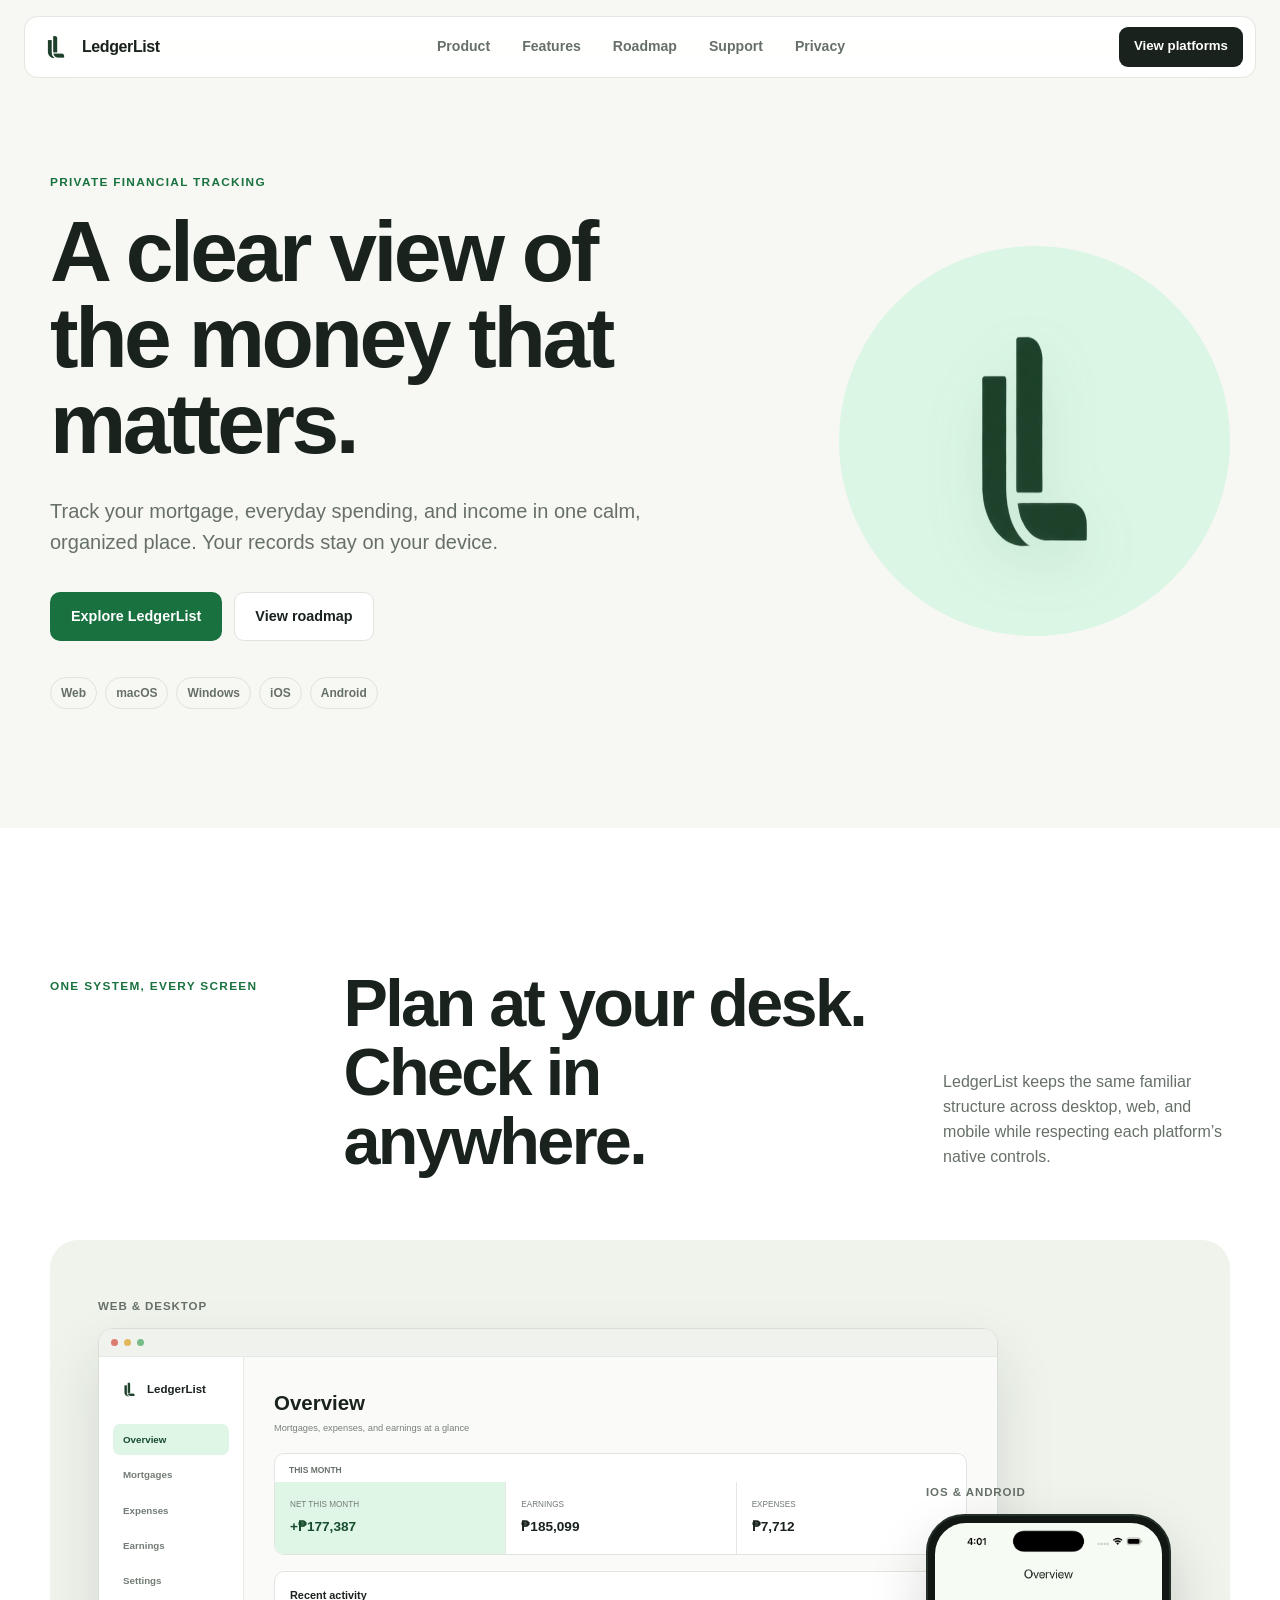
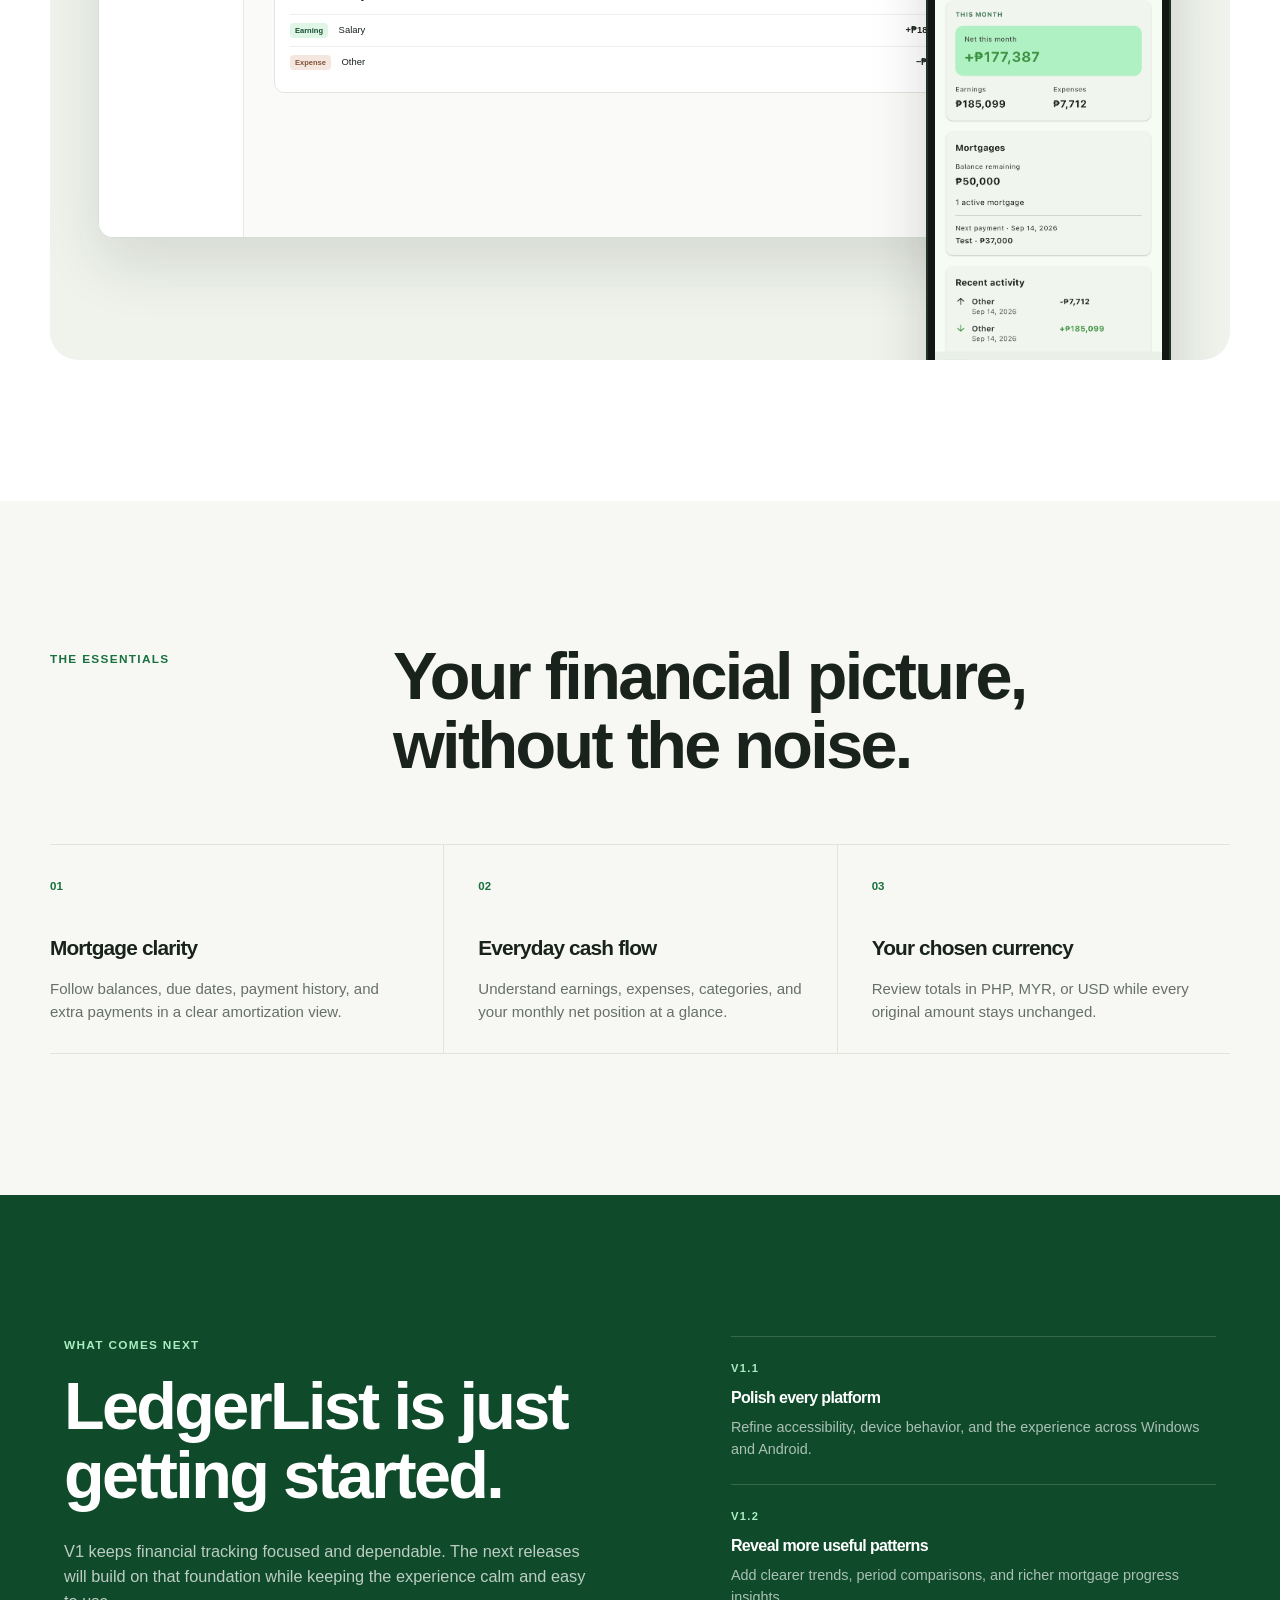
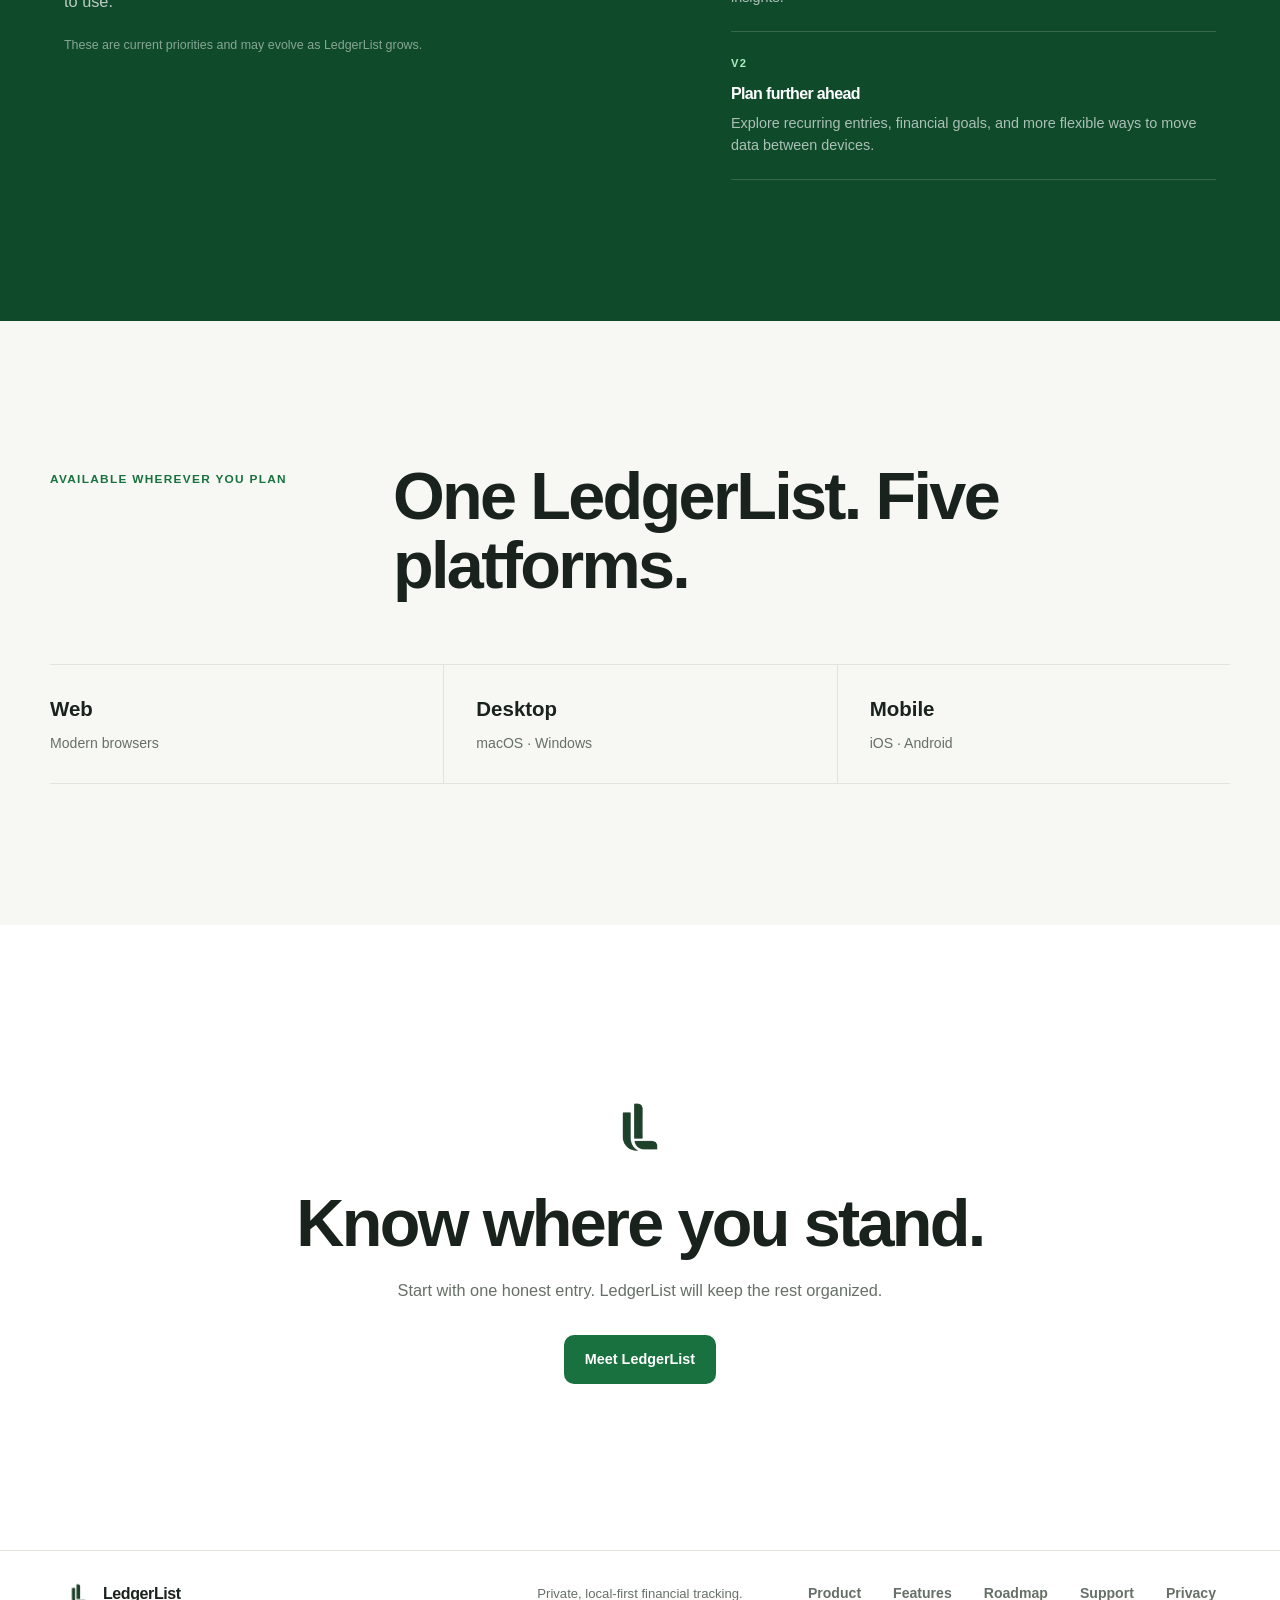
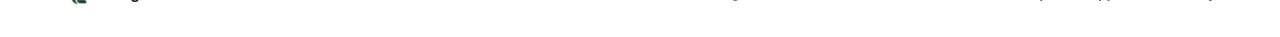
<file: index.html>
<!doctype html>
<html lang="en">
  <head>
    <meta charset="UTF-8" />
    <meta name="viewport" content="width=device-width, initial-scale=1" />
    <meta name="description" content="LedgerList is a private, local-first mortgage and cash-flow tracker for web, desktop, iOS, and Android." />
    <meta name="theme-color" content="#f7f8f3" />
    <meta property="og:title" content="LedgerList — A clear view of your finances" />
    <meta property="og:description" content="Track mortgages, expenses, and earnings across web, desktop, iOS, and Android." />
    <meta property="og:type" content="website" />
    <title>LedgerList — A clear view of your finances</title>
    <link rel="icon" href="./assets/logo-mark.png" />
    <link rel="stylesheet" href="./styles.css" />
    <script src="./script.js" defer></script>
  </head>
  <body>
    <a class="skip-link" href="#main">Skip to content</a>
    <div class="header-sentinel" aria-hidden="true"></div>

    <header class="site-header" data-header>
      <a class="brand" href="#top" aria-label="LedgerList home">
        <img src="./assets/logo-mark.png" alt="" width="34" height="34" />
        <span>LedgerList</span>
      </a>
      <nav aria-label="Main navigation">
        <a href="#product">Product</a>
        <a href="#features">Features</a>
        <a href="#roadmap">Roadmap</a>
        <a href="./support.html">Support</a>
        <a href="./privacy.html">Privacy</a>
      </nav>
      <a class="header-action" href="#platforms">View platforms</a>
    </header>

    <main id="main">
      <section class="hero" id="top" aria-labelledby="hero-title">
        <div class="hero-copy reveal">
          <p class="eyebrow">Private financial tracking</p>
          <h1 id="hero-title">A clear view of the money that matters.</h1>
          <p class="hero-lead">Track your mortgage, everyday spending, and income in one calm, organized place. Your records stay on your device.</p>
          <div class="hero-actions">
            <a class="button button-primary" href="#product">Explore LedgerList</a>
            <a class="button button-secondary" href="#roadmap">View roadmap</a>
          </div>
          <ul class="platform-pills" aria-label="Supported platforms">
            <li>Web</li><li>macOS</li><li>Windows</li><li>iOS</li><li>Android</li>
          </ul>
        </div>
        <div class="hero-mark reveal" aria-hidden="true">
          <img src="./assets/logo-mark.png" alt="" width="320" height="320" />
        </div>
      </section>

      <section class="product-showcase" id="product" aria-labelledby="product-title">
        <div class="section-heading reveal">
          <p class="eyebrow">One system, every screen</p>
          <h2 id="product-title">Plan at your desk.<br />Check in anywhere.</h2>
          <p>LedgerList keeps the same familiar structure across desktop, web, and mobile while respecting each platform’s native controls.</p>
        </div>

        <div class="product-stage reveal">
          <figure class="desktop-device">
            <figcaption>Web &amp; desktop</figcaption>
            <div class="desktop-window">
              <div class="window-bar" aria-hidden="true"><span></span><span></span><span></span></div>
              <div class="desktop-app">
                <aside class="desktop-sidebar" aria-hidden="true">
                  <div class="mini-brand"><img src="./assets/logo-mark.png" alt="" /><strong>LedgerList</strong></div>
                  <div class="mini-nav active">Overview</div><div class="mini-nav">Mortgages</div><div class="mini-nav">Expenses</div><div class="mini-nav">Earnings</div><div class="mini-nav">Settings</div>
                </aside>
                <div class="desktop-content">
                  <div class="preview-heading"><strong>Overview</strong><span>Mortgages, expenses, and earnings at a glance</span></div>
                  <div class="summary-panel">
                    <p>This month</p>
                    <div class="summary-columns">
                      <div class="summary-primary"><span>Net this month</span><strong>+₱177,387</strong></div>
                      <div><span>Earnings</span><strong>₱185,099</strong></div>
                      <div><span>Expenses</span><strong>₱7,712</strong></div>
                    </div>
                  </div>
                  <div class="activity-panel">
                    <strong>Recent activity</strong>
                    <div><span><b>Earning</b> Salary</span><strong>+₱185,099</strong></div>
                    <div><span><b>Expense</b> Other</span><strong>−₱7,712</strong></div>
                  </div>
                </div>
              </div>
            </div>
          </figure>

          <figure class="mobile-device">
            <figcaption>iOS &amp; Android</figcaption>
            <div class="phone-frame">
              <img src="./screenshots/mobile-overview.png" alt="LedgerList mobile overview showing monthly net position, mortgage balance, and recent activity" loading="lazy" />
            </div>
          </figure>
        </div>
      </section>

      <section class="features" id="features" aria-labelledby="features-title">
        <div class="section-heading compact reveal">
          <p class="eyebrow">The essentials</p>
          <h2 id="features-title">Your financial picture, without the noise.</h2>
        </div>
        <div class="feature-list reveal">
          <article><span>01</span><h3>Mortgage clarity</h3><p>Follow balances, due dates, payment history, and extra payments in a clear amortization view.</p></article>
          <article><span>02</span><h3>Everyday cash flow</h3><p>Understand earnings, expenses, categories, and your monthly net position at a glance.</p></article>
          <article><span>03</span><h3>Your chosen currency</h3><p>Review totals in PHP, MYR, or USD while every original amount stays unchanged.</p></article>
        </div>
      </section>

      <section class="roadmap" id="roadmap" aria-labelledby="roadmap-title">
        <div class="roadmap-copy reveal">
          <p class="eyebrow">What comes next</p>
          <h2 id="roadmap-title">LedgerList is just getting started.</h2>
          <p class="roadmap-lead">V1 keeps financial tracking focused and dependable. The next releases will build on that foundation while keeping the experience calm and easy to use.</p>
          <small>These are current priorities and may evolve as LedgerList grows.</small>
        </div>
        <div class="roadmap-steps reveal">
          <article><span>V1.1</span><h3>Polish every platform</h3><p>Refine accessibility, device behavior, and the experience across Windows and Android.</p></article>
          <article><span>V1.2</span><h3>Reveal more useful patterns</h3><p>Add clearer trends, period comparisons, and richer mortgage progress insights.</p></article>
          <article><span>V2</span><h3>Plan further ahead</h3><p>Explore recurring entries, financial goals, and more flexible ways to move data between devices.</p></article>
        </div>
      </section>

      <section class="platforms" id="platforms" aria-labelledby="platforms-title">
        <div class="section-heading compact reveal">
          <p class="eyebrow">Available wherever you plan</p>
          <h2 id="platforms-title">One LedgerList. Five platforms.</h2>
        </div>
        <div class="platform-list reveal">
          <div><strong>Web</strong><span>Modern browsers</span></div>
          <div><strong>Desktop</strong><span>macOS · Windows</span></div>
          <div><strong>Mobile</strong><span>iOS · Android</span></div>
        </div>
      </section>

      <section class="closing" aria-labelledby="closing-title">
        <img src="./assets/logo-mark.png" alt="" width="72" height="72" loading="lazy" />
        <h2 id="closing-title">Know where you stand.</h2>
        <p>Start with one honest entry. LedgerList will keep the rest organized.</p>
        <a class="button button-primary" href="#top">Meet LedgerList</a>
      </section>
    </main>

    <footer>
      <a class="brand" href="#top" aria-label="LedgerList home"><img src="./assets/logo-mark.png" alt="" width="30" height="30" loading="lazy" /><span>LedgerList</span></a>
      <p>Private, local-first financial tracking.</p>
      <nav aria-label="Footer navigation"><a href="#product">Product</a><a href="#features">Features</a><a href="#roadmap">Roadmap</a><a href="./support.html">Support</a><a href="./privacy.html">Privacy</a></nav>
    </footer>
  </body>
</html>
</file>
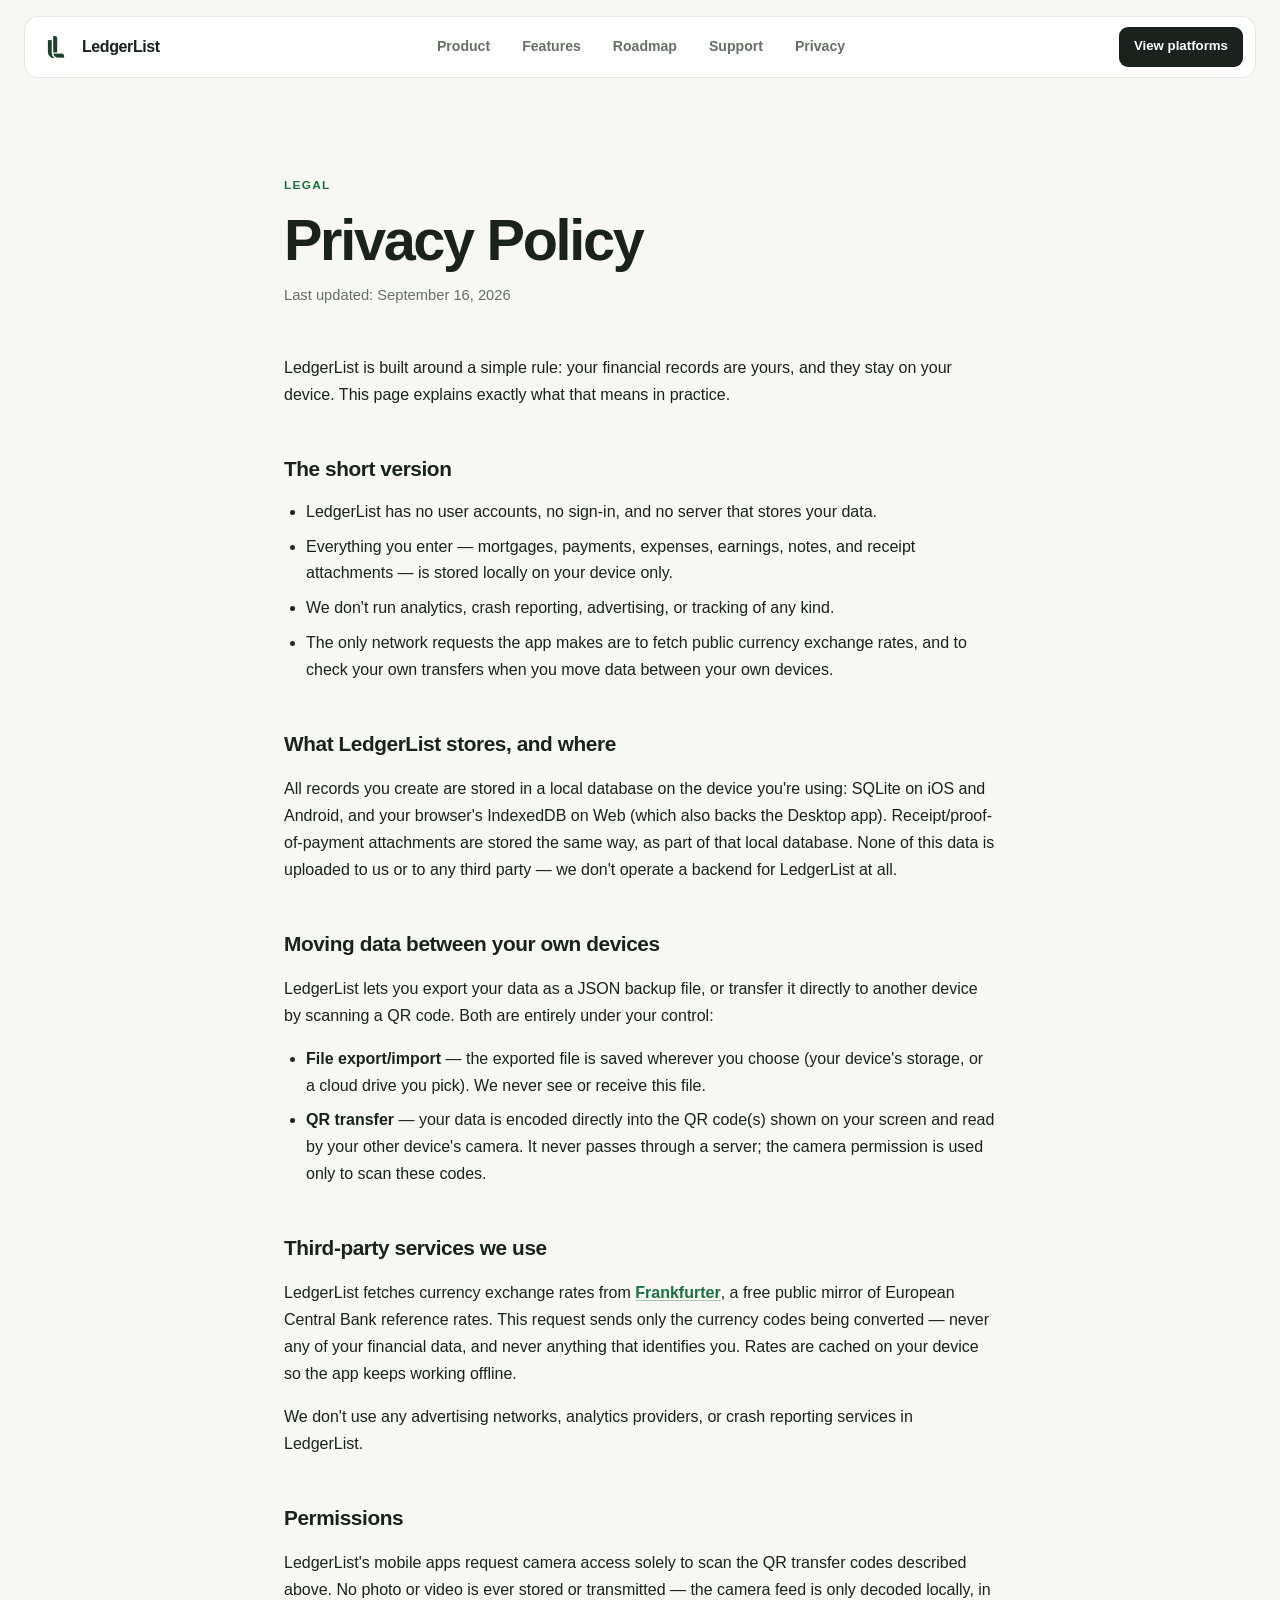
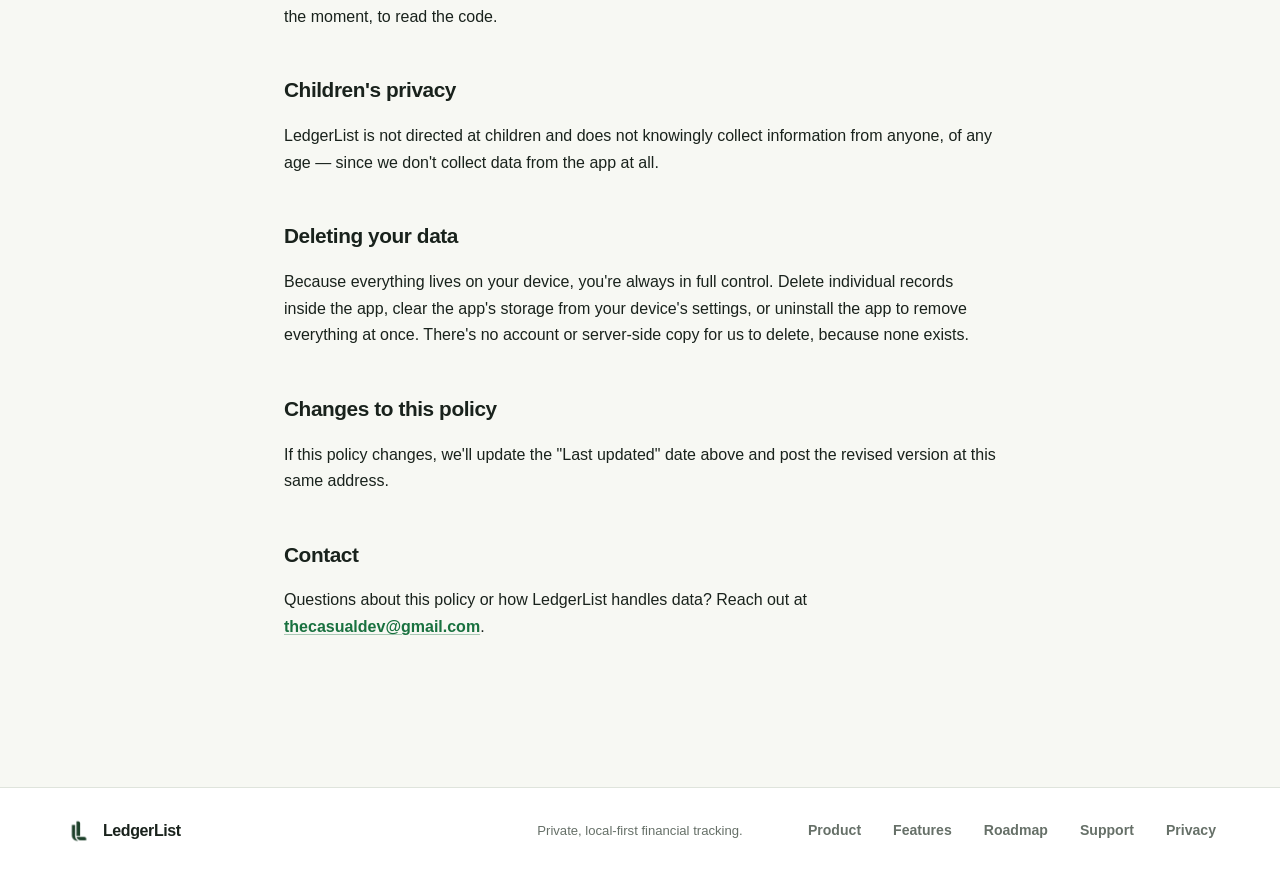
<file: privacy.html>
<!doctype html>
<html lang="en">
  <head>
    <meta charset="UTF-8" />
    <meta name="viewport" content="width=device-width, initial-scale=1" />
    <meta name="description" content="LedgerList's privacy policy: what data the app stores, where it stores it, and what (little) leaves your device." />
    <meta name="theme-color" content="#f7f8f3" />
    <title>Privacy Policy — LedgerList</title>
    <link rel="icon" href="./assets/logo-mark.png" />
    <link rel="stylesheet" href="./styles.css" />
    <link rel="stylesheet" href="./doc.css" />
    <script src="./script.js" defer></script>
  </head>
  <body>
    <a class="skip-link" href="#main">Skip to content</a>
    <div class="header-sentinel" aria-hidden="true"></div>

    <header class="site-header" data-header>
      <a class="brand" href="./index.html" aria-label="LedgerList home">
        <img src="./assets/logo-mark.png" alt="" width="34" height="34" />
        <span>LedgerList</span>
      </a>
      <nav aria-label="Main navigation">
        <a href="./index.html#product">Product</a>
        <a href="./index.html#features">Features</a>
        <a href="./index.html#roadmap">Roadmap</a>
        <a href="./support.html">Support</a>
        <a href="./privacy.html">Privacy</a>
      </nav>
      <a class="header-action" href="./index.html#platforms">View platforms</a>
    </header>

    <main id="main">
      <article class="doc">
        <header class="doc-header reveal">
          <p class="eyebrow">Legal</p>
          <h1>Privacy Policy</h1>
          <p class="doc-updated">Last updated: September 16, 2026</p>
        </header>

        <div class="doc-body reveal">
          <p class="doc-lead">
            LedgerList is built around a simple rule: your financial records are
            yours, and they stay on your device. This page explains exactly what
            that means in practice.
          </p>

          <h2>The short version</h2>
          <ul>
            <li>LedgerList has no user accounts, no sign-in, and no server that stores your data.</li>
            <li>Everything you enter — mortgages, payments, expenses, earnings, notes, and receipt attachments — is stored locally on your device only.</li>
            <li>We don't run analytics, crash reporting, advertising, or tracking of any kind.</li>
            <li>The only network requests the app makes are to fetch public currency exchange rates, and to check your own transfers when you move data between your own devices.</li>
          </ul>

          <h2>What LedgerList stores, and where</h2>
          <p>
            All records you create are stored in a local database on the device you're
            using: SQLite on iOS and Android, and your browser's IndexedDB on Web
            (which also backs the Desktop app). Receipt/proof-of-payment attachments
            are stored the same way, as part of that local database. None of this
            data is uploaded to us or to any third party — we don't operate a backend
            for LedgerList at all.
          </p>

          <h2>Moving data between your own devices</h2>
          <p>
            LedgerList lets you export your data as a JSON backup file, or transfer it
            directly to another device by scanning a QR code. Both are entirely
            under your control:
          </p>
          <ul>
            <li><strong>File export/import</strong> — the exported file is saved wherever you choose (your device's storage, or a cloud drive you pick). We never see or receive this file.</li>
            <li><strong>QR transfer</strong> — your data is encoded directly into the QR code(s) shown on your screen and read by your other device's camera. It never passes through a server; the camera permission is used only to scan these codes.</li>
          </ul>

          <h2>Third-party services we use</h2>
          <p>
            LedgerList fetches currency exchange rates from
            <a href="https://frankfurter.dev" target="_blank" rel="noopener noreferrer">Frankfurter</a>,
            a free public mirror of European Central Bank reference rates. This
            request sends only the currency codes being converted — never any of
            your financial data, and never anything that identifies you. Rates are
            cached on your device so the app keeps working offline.
          </p>
          <p>
            We don't use any advertising networks, analytics providers, or crash
            reporting services in LedgerList.
          </p>

          <h2>Permissions</h2>
          <p>
            LedgerList's mobile apps request camera access solely to scan the QR
            transfer codes described above. No photo or video is ever stored or
            transmitted — the camera feed is only decoded locally, in the moment,
            to read the code.
          </p>

          <h2>Children's privacy</h2>
          <p>
            LedgerList is not directed at children and does not knowingly collect
            information from anyone, of any age — since we don't collect data from
            the app at all.
          </p>

          <h2>Deleting your data</h2>
          <p>
            Because everything lives on your device, you're always in full control.
            Delete individual records inside the app, clear the app's storage from
            your device's settings, or uninstall the app to remove everything at
            once. There's no account or server-side copy for us to delete, because
            none exists.
          </p>

          <h2>Changes to this policy</h2>
          <p>
            If this policy changes, we'll update the "Last updated" date above and
            post the revised version at this same address.
          </p>

          <h2>Contact</h2>
          <p>
            Questions about this policy or how LedgerList handles data? Reach out at
            <a href="mailto:thecasualdev@gmail.com">thecasualdev@gmail.com</a>.
          </p>
        </div>
      </article>
    </main>

    <footer>
      <a class="brand" href="./index.html" aria-label="LedgerList home"><img src="./assets/logo-mark.png" alt="" width="30" height="30" loading="lazy" /><span>LedgerList</span></a>
      <p>Private, local-first financial tracking.</p>
      <nav aria-label="Footer navigation"><a href="./index.html#product">Product</a><a href="./index.html#features">Features</a><a href="./index.html#roadmap">Roadmap</a><a href="./support.html">Support</a><a href="./privacy.html">Privacy</a></nav>
    </footer>
  </body>
</html>
</file>
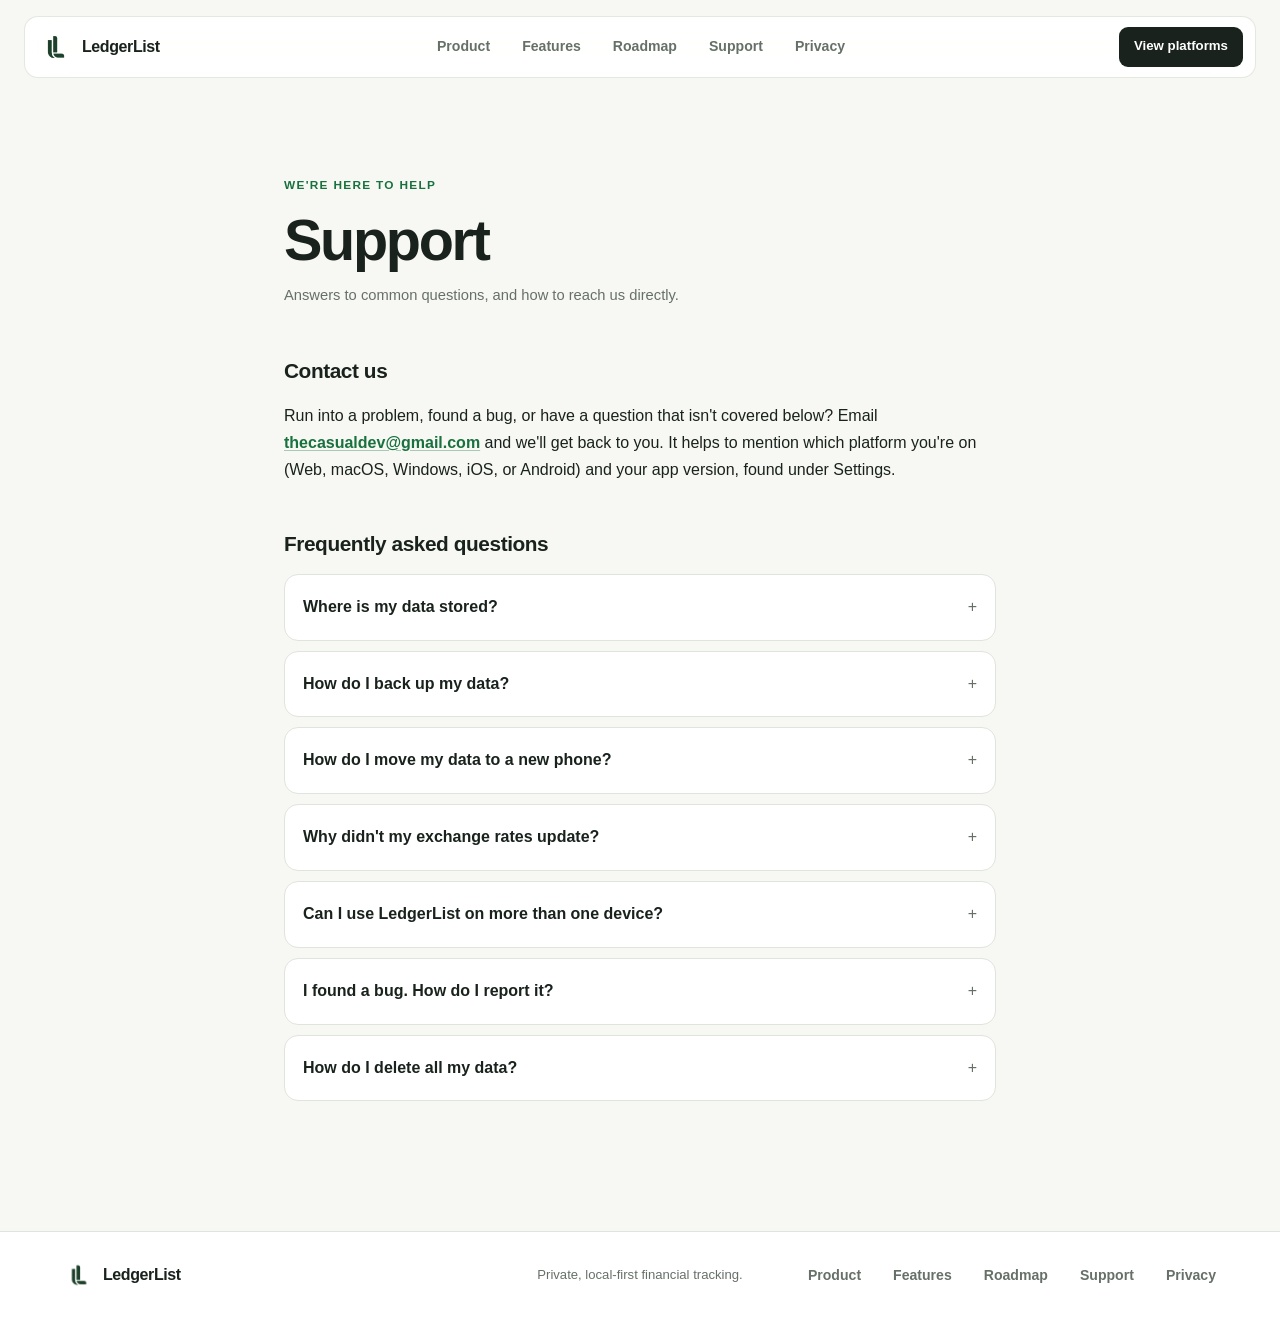
<file: support.html>
<!doctype html>
<html lang="en">
  <head>
    <meta charset="UTF-8" />
    <meta name="viewport" content="width=device-width, initial-scale=1" />
    <meta name="description" content="Get help with LedgerList: common questions about backups, QR transfer, currencies, and how to reach us." />
    <meta name="theme-color" content="#f7f8f3" />
    <title>Support — LedgerList</title>
    <link rel="icon" href="./assets/logo-mark.png" />
    <link rel="stylesheet" href="./styles.css" />
    <link rel="stylesheet" href="./doc.css" />
    <script src="./script.js" defer></script>
  </head>
  <body>
    <a class="skip-link" href="#main">Skip to content</a>
    <div class="header-sentinel" aria-hidden="true"></div>

    <header class="site-header" data-header>
      <a class="brand" href="./index.html" aria-label="LedgerList home">
        <img src="./assets/logo-mark.png" alt="" width="34" height="34" />
        <span>LedgerList</span>
      </a>
      <nav aria-label="Main navigation">
        <a href="./index.html#product">Product</a>
        <a href="./index.html#features">Features</a>
        <a href="./index.html#roadmap">Roadmap</a>
        <a href="./support.html">Support</a>
        <a href="./privacy.html">Privacy</a>
      </nav>
      <a class="header-action" href="./index.html#platforms">View platforms</a>
    </header>

    <main id="main">
      <article class="doc">
        <header class="doc-header reveal">
          <p class="eyebrow">We're here to help</p>
          <h1>Support</h1>
          <p class="doc-updated">Answers to common questions, and how to reach us directly.</p>
        </header>

        <div class="doc-body reveal">
          <h2>Contact us</h2>
          <p>
            Run into a problem, found a bug, or have a question that isn't covered
            below? Email <a href="mailto:thecasualdev@gmail.com">thecasualdev@gmail.com</a>
            and we'll get back to you. It helps to mention which platform you're on
            (Web, macOS, Windows, iOS, or Android) and your app version, found under
            Settings.
          </p>

          <h2>Frequently asked questions</h2>

          <div class="faq-list">
            <details>
              <summary>Where is my data stored?</summary>
              <p>
                Entirely on your own device — LedgerList has no account system and
                no server. See the <a href="./privacy.html">Privacy Policy</a> for
                the full details.
              </p>
            </details>

            <details>
              <summary>How do I back up my data?</summary>
              <p>
                Open Settings and use Export to save a JSON backup file, which you
                can store wherever you like (a cloud drive, an external drive, etc.).
                Use Import on the same or a different device to restore it — imports
                merge by record, so re-importing an old backup won't create
                duplicates or lose newer entries.
              </p>
              <p>
                On Windows, Save backup puts the file straight into your Downloads
                folder. Move it somewhere safe, such as an external drive or a cloud
                folder you choose. Uninstalling LedgerList removes all of its records,
                so save a backup first if you want to keep them.
              </p>
            </details>

            <details>
              <summary>How do I move my data to a new phone?</summary>
              <p>
                Two options: export a backup file on your old device and import it
                on the new one, or use the QR transfer feature in Settings to scan
                your data directly from one device's screen to the other's camera —
                no file, no cloud, no account needed.
              </p>
            </details>

            <details>
              <summary>Why didn't my exchange rates update?</summary>
              <p>
                LedgerList fetches rates from a public exchange-rate service and
                caches them locally so the app keeps working offline. If you're
                offline or the service is temporarily unreachable, the app shows the
                last rates it successfully fetched along with how old they are.
              </p>
            </details>

            <details>
              <summary>Can I use LedgerList on more than one device?</summary>
              <p>
                Yes — install it anywhere (Web, macOS, Windows, iOS, Android) and use
                Export/Import or QR transfer to keep devices in sync manually.
                LedgerList doesn't sync automatically in the background, since it
                doesn't have a server to sync through.
              </p>
            </details>

            <details>
              <summary>I found a bug. How do I report it?</summary>
              <p>
                Email <a href="mailto:thecasualdev@gmail.com">thecasualdev@gmail.com</a>
                with what you were doing, what you expected, and what happened
                instead. A screenshot and your platform/app version help a lot.
              </p>
            </details>

            <details>
              <summary>How do I delete all my data?</summary>
              <p>
                Delete records individually inside the app, clear the app's storage
                from your device's system settings, or uninstall the app — any of
                these removes your local data completely, since nothing is kept
                anywhere else.
              </p>
            </details>
          </div>
        </div>
      </article>
    </main>

    <footer>
      <a class="brand" href="./index.html" aria-label="LedgerList home"><img src="./assets/logo-mark.png" alt="" width="30" height="30" loading="lazy" /><span>LedgerList</span></a>
      <p>Private, local-first financial tracking.</p>
      <nav aria-label="Footer navigation"><a href="./index.html#product">Product</a><a href="./index.html#features">Features</a><a href="./index.html#roadmap">Roadmap</a><a href="./support.html">Support</a><a href="./privacy.html">Privacy</a></nav>
    </footer>
  </body>
</html>
</file>
<file: styles.css>
:root {
  color-scheme: light;
  --canvas: #f7f8f3;
  --surface: #ffffff;
  --surface-soft: #eff3ec;
  --ink: #19221c;
  --muted: #667068;
  --line: #dfe4dc;
  --green: #19713f;
  --green-dark: #0f4b2a;
  --mint: #a9edc1;
  --mint-soft: #dcf6e5;
  --radius: 20px;
  --font: Inter, "SF Pro Text", "Segoe UI", Roboto, "Helvetica Neue", Arial, sans-serif;
}

* { box-sizing: border-box; }

html { scroll-behavior: smooth; }

body {
  margin: 0;
  overflow-x: hidden;
  background: var(--canvas);
  color: var(--ink);
  font-family: var(--font);
  line-height: 1.55;
}

img { display: block; max-width: 100%; }
a { color: inherit; text-decoration: none; }
section { scroll-margin-top: 92px; }

:focus-visible {
  outline: 3px solid #2f8c58;
  outline-offset: 4px;
}

.skip-link {
  position: fixed;
  top: 12px;
  left: 12px;
  z-index: 100;
  padding: 10px 14px;
  border-radius: 8px;
  background: var(--ink);
  color: white;
  transform: translateY(-160%);
}

.skip-link:focus { transform: translateY(0); }

.header-sentinel {
  position: absolute;
  top: 12px;
  width: 1px;
  height: 1px;
  pointer-events: none;
}

.site-header {
  position: fixed;
  inset: 16px 24px auto;
  z-index: 20;
  display: grid;
  grid-template-columns: 1fr auto 1fr;
  align-items: center;
  width: min(calc(100% - 48px), 1240px);
  margin: 0 auto;
  padding: 10px 12px 10px 14px;
  border: 1px solid rgb(223 228 220 / 0.85);
  border-radius: 14px;
  background: rgb(255 255 255 / 0.88);
  backdrop-filter: blur(18px);
  transition: box-shadow 180ms ease, background 180ms ease;
}

.site-header.is-scrolled {
  background: rgb(255 255 255 / 0.97);
  box-shadow: 0 10px 30px rgb(25 34 28 / 0.08);
}

.brand {
  display: inline-flex;
  align-items: center;
  gap: 9px;
  width: max-content;
  font-size: 1rem;
  font-weight: 760;
  letter-spacing: -0.025em;
}

.brand img { border-radius: 9px; }

.site-header nav,
footer nav {
  display: flex;
  align-items: center;
  gap: 32px;
  color: var(--muted);
  font-size: 0.88rem;
  font-weight: 600;
}

.site-header nav a:hover,
footer nav a:hover { color: var(--green); }

.header-action {
  justify-self: end;
  min-height: 40px;
  padding: 9px 15px;
  border-radius: 9px;
  background: var(--ink);
  color: white;
  font-size: 0.83rem;
  font-weight: 700;
}

main { overflow: hidden; }

.hero {
  display: grid;
  grid-template-columns: minmax(0, 1fr) minmax(280px, 0.58fr);
  align-items: center;
  gap: clamp(50px, 9vw, 130px);
  width: min(calc(100% - 48px), 1180px);
  min-height: 92dvh;
  margin: 0 auto;
  padding: 142px 0 88px;
}

.hero-copy { max-width: 760px; }

.eyebrow {
  margin: 0 0 18px;
  color: var(--green);
  font-size: 0.74rem;
  font-weight: 800;
  letter-spacing: 0.11em;
  text-transform: uppercase;
}

h1, h2, h3 { margin: 0; letter-spacing: -0.04em; }

h1 {
  max-width: 760px;
  font-size: clamp(3.6rem, 6.7vw, 6.7rem);
  font-weight: 690;
  line-height: 1;
}

.hero-lead {
  max-width: 620px;
  margin: 30px 0 0;
  color: var(--muted);
  font-size: clamp(1.05rem, 1.6vw, 1.25rem);
}

.hero-actions {
  display: flex;
  flex-wrap: wrap;
  gap: 12px;
  margin-top: 34px;
}

.button {
  display: inline-flex;
  align-items: center;
  justify-content: center;
  min-height: 48px;
  padding: 12px 20px;
  border: 1px solid transparent;
  border-radius: 10px;
  font-size: 0.9rem;
  font-weight: 720;
  transition: background 150ms ease, border-color 150ms ease, transform 150ms ease;
}

.button:hover { transform: translateY(-1px); }
.button-primary { background: var(--green); color: white; }
.button-primary:hover { background: var(--green-dark); }
.button-secondary { border-color: var(--line); background: var(--surface); }
.button-secondary:hover { border-color: #bbc6bd; }

.platform-pills {
  display: flex;
  flex-wrap: wrap;
  gap: 8px;
  margin: 36px 0 0;
  padding: 0;
  list-style: none;
}

.platform-pills li {
  padding: 6px 10px;
  border: 1px solid var(--line);
  border-radius: 999px;
  color: var(--muted);
  font-size: 0.75rem;
  font-weight: 650;
}

.hero-mark {
  display: grid;
  place-items: center;
  aspect-ratio: 1;
  border-radius: 50%;
  background: var(--mint-soft);
}

.hero-mark img { width: 56%; filter: drop-shadow(0 20px 28px rgb(25 113 63 / 0.12)); }

.product-showcase,
.features,
.platforms {
  padding: clamp(90px, 11vw, 150px) 24px;
}

.product-showcase { background: var(--surface); }

.section-heading {
  display: grid;
  grid-template-columns: 0.6fr 1.4fr 0.75fr;
  gap: clamp(28px, 5vw, 72px);
  align-items: end;
  max-width: 1180px;
  margin: 0 auto 64px;
}

.section-heading .eyebrow { align-self: start; margin-top: 8px; }

.section-heading h2,
.roadmap h2,
.closing h2 {
  font-size: clamp(2.8rem, 5.2vw, 5.4rem);
  font-weight: 680;
  line-height: 1.04;
}

.section-heading > p:last-child {
  margin: 0 0 7px;
  color: var(--muted);
}

.section-heading.compact {
  grid-template-columns: 0.5fr 1.5fr;
  align-items: start;
}

.product-stage {
  position: relative;
  min-height: 720px;
  max-width: 1180px;
  margin: 0 auto;
  padding: 58px 48px;
  overflow: hidden;
  border-radius: 28px;
  background: var(--surface-soft);
}

figure { margin: 0; }

figcaption {
  margin-bottom: 12px;
  color: var(--muted);
  font-size: 0.72rem;
  font-weight: 750;
  letter-spacing: 0.08em;
  text-transform: uppercase;
}

.desktop-device { width: min(88%, 900px); }

.desktop-window {
  overflow: hidden;
  border: 1px solid #d8ded7;
  border-radius: 15px;
  background: #fafbf8;
  box-shadow: 0 26px 60px rgb(25 34 28 / 0.12);
}

.window-bar {
  display: flex;
  gap: 6px;
  align-items: center;
  height: 28px;
  padding: 0 12px;
  border-bottom: 1px solid #e5e8e3;
  background: #f0f2ee;
}

.window-bar span { width: 7px; height: 7px; border-radius: 50%; background: #c4cac3; }
.window-bar span:first-child { background: #dc7b70; }
.window-bar span:nth-child(2) { background: #e3b85d; }
.window-bar span:last-child { background: #78bc87; }

.desktop-app { display: grid; grid-template-columns: 145px 1fr; min-height: 480px; }

.desktop-sidebar {
  padding: 22px 14px;
  border-right: 1px solid #e6e9e4;
  background: white;
}

.mini-brand { display: flex; align-items: center; gap: 7px; margin: 0 6px 24px; font-size: 0.72rem; }
.mini-brand img { width: 21px; height: 21px; border-radius: 5px; }
.mini-nav { margin: 4px 0; padding: 8px 10px; border-radius: 7px; color: #737c75; font-size: 0.61rem; font-weight: 650; }
.mini-nav.active { background: #dff6e7; color: #164b2c; }

.desktop-content { padding: 30px; }
.preview-heading { display: grid; gap: 2px; margin-bottom: 18px; }
.preview-heading strong { font-size: 1.28rem; }
.preview-heading span { color: #777f79; font-size: 0.58rem; }
.summary-panel, .activity-panel { overflow: hidden; border: 1px solid #e1e5df; border-radius: 10px; background: white; }
.summary-panel > p { margin: 0; padding: 10px 14px 4px; color: #68726b; font-size: 0.53rem; font-weight: 800; text-transform: uppercase; }
.summary-columns { display: grid; grid-template-columns: repeat(3, 1fr); }
.summary-columns > div { display: grid; gap: 5px; padding: 17px 15px; border-left: 1px solid #e5e8e4; }
.summary-columns > div:first-child { border-left: 0; }
.summary-columns span { color: #727b75; font-size: 0.51rem; text-transform: uppercase; }
.summary-columns strong { font-size: 0.85rem; }
.summary-primary { background: #dff6e7; }
.summary-primary strong { color: #164b2c; }
.activity-panel { margin-top: 16px; padding: 15px; }
.activity-panel > strong { display: block; margin-bottom: 10px; font-size: 0.68rem; }
.activity-panel > div { display: flex; justify-content: space-between; padding: 8px 0; border-top: 1px solid #edf0ec; font-size: 0.59rem; }
.activity-panel b { margin-right: 8px; padding: 3px 5px; border-radius: 4px; background: #dff6e7; color: #164b2c; font-size: 0.47rem; }
.activity-panel div:last-child b { background: #f4e7df; color: #845139; }

.mobile-device {
  position: absolute;
  right: 5%;
  bottom: -65px;
  width: 245px;
}

.phone-frame {
  padding: 7px;
  border: 2px solid #26302a;
  border-radius: 38px;
  background: #111814;
  box-shadow: 0 26px 55px rgb(25 34 28 / 0.18);
}

.phone-frame img { width: 100%; border-radius: 31px; }

.feature-list {
  display: grid;
  grid-template-columns: repeat(3, 1fr);
  max-width: 1180px;
  margin: 0 auto;
  border-top: 1px solid var(--line);
}

.feature-list article { padding: 28px 34px 30px 0; border-bottom: 1px solid var(--line); }
.feature-list article + article { padding-left: 34px; border-left: 1px solid var(--line); }
.feature-list span { color: var(--green); font-size: 0.72rem; font-weight: 800; }
.feature-list h3 { margin-top: 34px; font-size: 1.3rem; }
.feature-list p { margin: 12px 0 0; color: var(--muted); font-size: 0.94rem; }

.roadmap {
  display: grid;
  grid-template-columns: 1fr 0.9fr;
  gap: clamp(60px, 10vw, 150px);
  padding: clamp(90px, 11vw, 150px) max(5vw, 24px);
  background: var(--green-dark);
  color: white;
}

.roadmap .eyebrow { color: var(--mint); }
.roadmap-copy { max-width: 690px; }
.roadmap-copy .roadmap-lead { max-width: 600px; margin: 28px 0 0; color: rgb(255 255 255 / 0.72); font-size: 1.02rem; }
.roadmap-copy small { display: block; max-width: 600px; margin-top: 22px; color: rgb(255 255 255 / 0.5); font-size: 0.78rem; }
.roadmap-steps { align-self: center; }
.roadmap-steps article { padding: 23px 0; border-top: 1px solid rgb(255 255 255 / 0.16); }
.roadmap-steps article:last-child { border-bottom: 1px solid rgb(255 255 255 / 0.16); }
.roadmap-steps span { display: block; margin-bottom: 9px; color: var(--mint); font-size: 0.7rem; font-weight: 800; letter-spacing: 0.12em; }
.roadmap-steps h3 { font-size: 1rem; }
.roadmap-steps p { margin: 5px 0 0; color: rgb(255 255 255 / 0.65); font-size: 0.9rem; }

.platform-list {
  display: grid;
  grid-template-columns: repeat(3, 1fr);
  max-width: 1180px;
  margin: 0 auto;
  border-top: 1px solid var(--line);
}

.platform-list > div { display: grid; gap: 8px; padding: 28px 0; border-bottom: 1px solid var(--line); }
.platform-list > div + div { padding-left: 32px; border-left: 1px solid var(--line); }
.platform-list strong { font-size: 1.28rem; }
.platform-list span { color: var(--muted); font-size: 0.88rem; }

.closing {
  display: grid;
  justify-items: center;
  padding: clamp(100px, 13vw, 180px) 24px;
  background: var(--surface);
  text-align: center;
}

.closing img { margin-bottom: 26px; border-radius: 18px; }
.closing p { margin: 20px 0 0; color: var(--muted); font-size: 1.02rem; }
.closing .button { margin-top: 32px; }

footer {
  display: grid;
  grid-template-columns: 1fr auto 1fr;
  align-items: center;
  gap: 24px;
  padding: 28px max(5vw, 24px);
  border-top: 1px solid var(--line);
  background: var(--surface);
}

footer p { margin: 0; color: var(--muted); font-size: 0.82rem; text-align: center; }
footer nav { justify-self: end; }

.reveal {
  opacity: 0;
  transform: translateY(16px);
  transition: opacity 550ms ease, transform 550ms ease;
}

.reveal.is-visible { opacity: 1; transform: translateY(0); }

@media (max-width: 960px) {
  .hero { grid-template-columns: 1fr 240px; gap: 38px; }
  .section-heading { grid-template-columns: 1fr 2fr; }
  .section-heading > p:last-child { grid-column: 2; }
  .product-stage { min-height: 650px; padding: 42px 30px; }
  .desktop-device { width: 92%; }
  .desktop-app { grid-template-columns: 115px 1fr; }
  .desktop-content { padding: 23px; }
  .mobile-device { right: 3%; width: 210px; }
}

@media (max-width: 700px) {
  .site-header { inset: 10px 12px auto; grid-template-columns: 1fr auto; width: calc(100% - 24px); }
  .site-header nav { display: none; }
  .header-action { min-height: 38px; padding-inline: 12px; }
  .hero { grid-template-columns: 1fr; gap: 44px; width: calc(100% - 40px); min-height: auto; padding: 126px 0 76px; }
  h1 { font-size: clamp(3.1rem, 14vw, 4.4rem); }
  .hero-mark { width: min(78vw, 300px); margin: 0 auto; }
  .section-heading, .section-heading.compact { grid-template-columns: 1fr; gap: 18px; margin-bottom: 42px; }
  .section-heading > p:last-child { grid-column: auto; }
  .section-heading h2, .roadmap h2, .closing h2 { font-size: clamp(2.6rem, 12vw, 4rem); }
  .product-showcase, .features, .platforms { padding-inline: 20px; }
  .product-stage { display: grid; gap: 50px; min-height: auto; padding: 28px 18px 0; border-radius: 20px; }
  .desktop-device { width: 100%; }
  .desktop-window { border-radius: 11px; }
  .desktop-app { grid-template-columns: 1fr; min-height: 315px; }
  .desktop-sidebar { display: none; }
  .desktop-content { padding: 18px; }
  .summary-columns span { font-size: 0.42rem; }
  .summary-columns strong { font-size: 0.67rem; }
  .activity-panel > div { font-size: 0.52rem; }
  .mobile-device { position: relative; right: auto; bottom: -42px; width: min(62vw, 235px); margin: 0 auto; }
  .feature-list, .platform-list { grid-template-columns: 1fr; }
  .feature-list article, .feature-list article + article, .platform-list > div, .platform-list > div + div { padding: 25px 0; border-left: 0; }
  .feature-list h3 { margin-top: 18px; }
  .roadmap { grid-template-columns: 1fr; gap: 56px; padding-inline: 20px; }
  footer { grid-template-columns: 1fr; justify-items: start; }
  footer p { text-align: left; }
  footer nav { justify-self: start; flex-wrap: wrap; }
}

@media (prefers-reduced-motion: reduce) {
  html { scroll-behavior: auto; }
  *, *::before, *::after { scroll-behavior: auto !important; transition-duration: 0.01ms !important; }
  .reveal { opacity: 1; transform: none; }
}

@media (prefers-color-scheme: dark) {
  :root {
    color-scheme: dark;
    --canvas: #111713;
    --surface: #151d18;
    --surface-soft: #1c2820;
    --ink: #f0f6f2;
    --muted: #a8b4ab;
    --line: #303b33;
    --green: #75d398;
    --green-dark: #0d3b24;
    --mint: #a7e6bd;
    --mint-soft: #1e3928;
  }

  .site-header { border-color: rgb(255 255 255 / 0.1); background: rgb(21 29 24 / 0.9); }
  .site-header.is-scrolled { background: rgb(21 29 24 / 0.98); }
  .header-action { background: var(--ink); color: #142019; }
  .button-secondary { background: var(--surface); }
  .hero-mark { background: #dff6e7; }
  .desktop-window, .desktop-sidebar, .summary-panel, .activity-panel { background: #f8faf6; color: #19221c; }
  .window-bar { background: #edf0eb; }
}
</file>
<file: doc.css>
/* Shared layout for simple content pages (Support, Privacy Policy) that
   reuse styles.css's tokens/header/footer but need plain readable prose
   instead of the marketing page's section-by-section layout. */

.doc {
  max-width: 760px;
  margin: 0 auto;
  padding: clamp(140px, 16vw, 176px) 24px clamp(90px, 11vw, 130px);
}

.doc-header { margin-bottom: 48px; }

.doc-header h1 {
  font-size: clamp(2.6rem, 5.5vw, 3.6rem);
  font-weight: 690;
}

.doc-updated {
  margin: 14px 0 0;
  color: var(--muted);
  font-size: 0.92rem;
}

.doc-body h2 {
  margin: 44px 0 14px;
  font-size: 1.3rem;
  font-weight: 700;
  letter-spacing: -0.02em;
}

.doc-body h2:first-child { margin-top: 0; }

.doc-body p,
.doc-body li {
  color: var(--ink);
  font-size: 1rem;
  line-height: 1.68;
}

.doc-lead {
  color: var(--muted);
  font-size: 1.08rem;
}

.doc-body ul {
  margin: 0;
  padding-left: 22px;
}

.doc-body li + li { margin-top: 8px; }

.doc-body a {
  color: var(--green);
  font-weight: 650;
  text-decoration: underline;
  text-decoration-color: rgb(25 113 63 / 0.35);
  text-underline-offset: 2px;
}

.doc-body a:hover { text-decoration-color: currentColor; }

.faq-list {
  display: grid;
  gap: 10px;
  margin-top: 8px;
}

.faq-list details {
  padding: 4px 18px;
  border: 1px solid var(--line);
  border-radius: 14px;
  background: var(--surface);
}

.faq-list summary {
  padding: 16px 0;
  font-weight: 680;
  cursor: pointer;
  list-style: none;
}

.faq-list summary::-webkit-details-marker { display: none; }

.faq-list summary::after {
  content: "+";
  float: right;
  color: var(--muted);
  font-weight: 500;
}

.faq-list details[open] summary::after { content: "\2212"; }

.faq-list details p {
  margin: 0 0 16px;
  color: var(--muted);
}

@media (max-width: 700px) {
  .doc { padding-top: 126px; }
}
</file>
